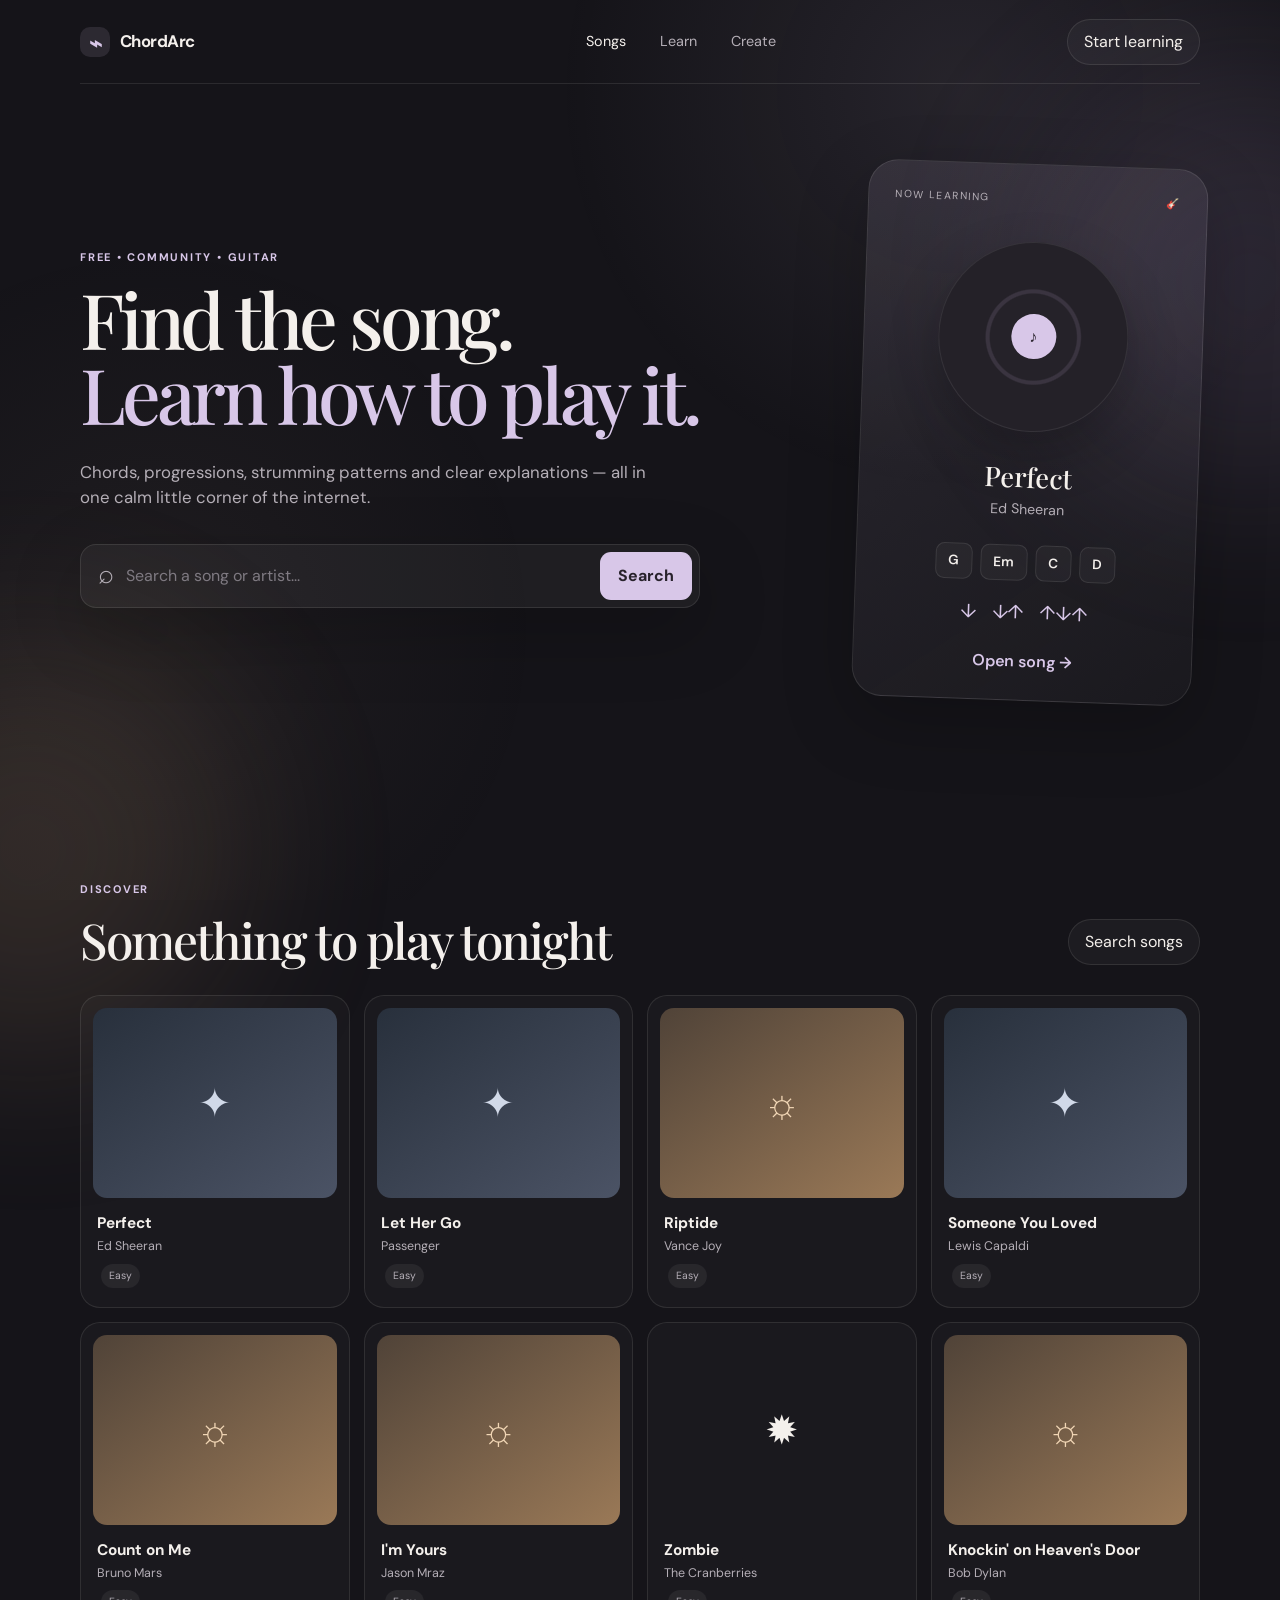
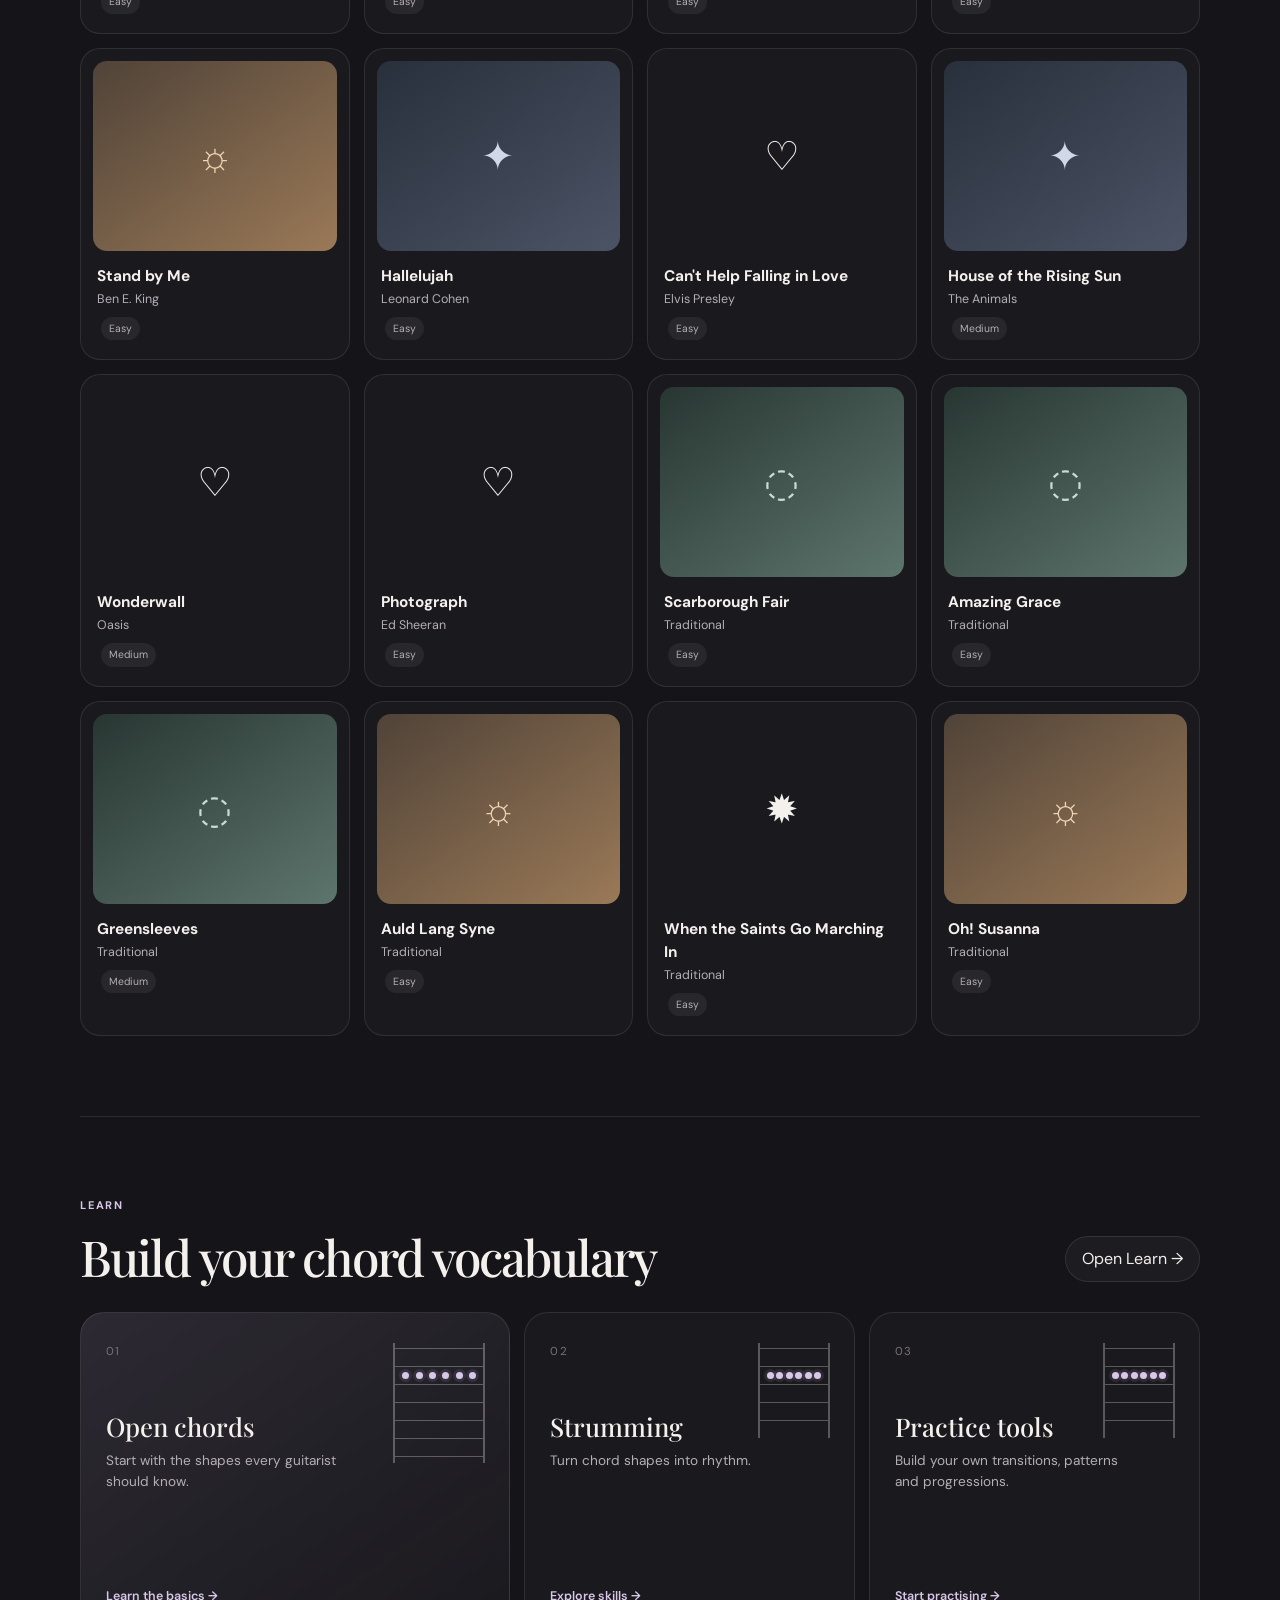
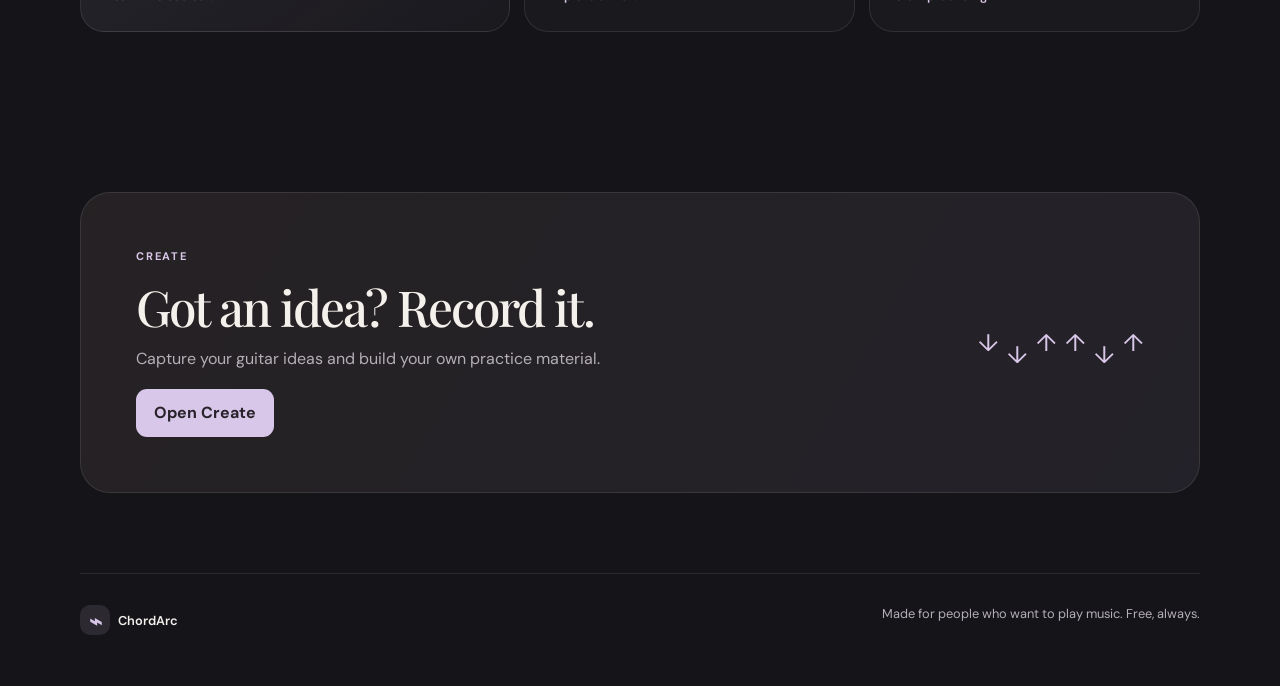
<file: index.html>
<!DOCTYPE html><html lang="en"><head><meta charset="UTF-8"><meta name="viewport" content="width=device-width,initial-scale=1"><meta name="description" content="ChordArc is a free community guitar-learning website with guitar songs, chords, finger-placement diagrams, strumming, fingerpicking and practice tools."><meta name="robots" content="index, follow"><link rel="canonical" href="https://monica984.github.io/ChordArc/"><meta property="og:type" content="website"><meta property="og:title" content="ChordArc — Learn Guitar, Your Way"><meta property="og:description" content="Free guitar songs, chords, finger-placement diagrams, strumming and practice tools."><meta property="og:url" content="https://monica984.github.io/ChordArc/"><title>ChordArc — Free Guitar Chords, Songs & Practice</title><link rel="preconnect" href="https://fonts.googleapis.com"><link rel="preconnect" href="https://fonts.gstatic.com" crossorigin><link href="https://fonts.googleapis.com/css2?family=DM+Sans:wght@400;500;600;700&family=Playfair+Display:wght@500;600&display=swap" rel="stylesheet"><link rel="stylesheet" href="styles.css"><link rel="stylesheet" href="pages.css"></head><body data-vibe="home"><div class="ambient ambient-one"></div><div class="ambient ambient-two"></div>
<header class="site-header"><a class="brand" href="index.html"><span class="brand-mark">⌁</span><span>ChordArc</span></a><nav class="main-nav"><a class="active" href="index.html">Songs</a><a href="learn.html">Learn</a><a href="create.html">Create</a></nav><a class="nav-button" href="learn.html">Start learning</a></header>
<main><section class="hero shell"><div class="hero-copy"><p class="eyebrow">FREE • COMMUNITY • GUITAR</p><h1>Find the song.<br><em>Learn how to play it.</em></h1><p class="hero-text">Chords, progressions, strumming patterns and clear explanations — all in one calm little corner of the internet.</p><form class="search-box" id="searchForm"><span class="search-icon">⌕</span><input id="songSearch" type="search" autocomplete="off" placeholder="Search a song or artist..." aria-label="Search a song or artist"><button type="submit">Search</button></form><div id="searchResults" class="search-results" aria-live="polite"></div></div><div class="hero-card"><div class="mini-card-top"><span>NOW LEARNING</span><span>🎸</span></div><div class="record-orb"><span>♪</span></div><h2>Perfect</h2><p>Ed Sheeran</p><div class="mini-progression"><span>G</span><span>Em</span><span>C</span><span>D</span></div><div class="mini-strum"><span>↓</span><span>↓↑</span><span>↑↓↑</span></div><button class="text-link" onclick="showSong('perfect')">Open song →</button></div></section>
<section class="section shell" id="songs"><div class="section-heading"><div><p class="eyebrow">DISCOVER</p><h2>Something to play tonight</h2></div><button class="quiet-button" onclick="document.getElementById('songSearch').focus()">Search songs</button></div><div class="song-grid" id="songGrid"></div></section>
<section class="section learn-section shell"><div class="section-heading"><div><p class="eyebrow">LEARN</p><h2>Build your chord vocabulary</h2></div><a class="quiet-button" href="learn.html">Open Learn →</a></div><div class="learn-grid"><article class="learn-card featured" onclick="location.href='learn.html'"><span class="card-number">01</span><div class="fake-chord large"><i></i><i></i><i></i><i></i><i></i><i></i></div><h3>Open chords</h3><p>Start with the shapes every guitarist should know.</p><span class="card-link">Learn the basics →</span></article><article class="learn-card" onclick="location.href='learn.html#skills'"><span class="card-number">02</span><div class="fake-chord"><i></i><i></i><i></i><i></i><i></i><i></i></div><h3>Strumming</h3><p>Turn chord shapes into rhythm.</p><span class="card-link">Explore skills →</span></article><article class="learn-card" onclick="location.href='learn.html#skills'"><span class="card-number">03</span><div class="fake-chord"><i></i><i></i><i></i><i></i><i></i><i></i></div><h3>Practice tools</h3><p>Build your own transitions, patterns and progressions.</p><span class="card-link">Start practising →</span></article></div></section>
<section class="practice-banner shell"><div><p class="eyebrow">CREATE</p><h2>Got an idea? Record it.</h2><p>Capture your guitar ideas and build your own practice material.</p><a class="primary-button" href="create.html" style="display:inline-block;margin-top:18px">Open Create</a></div><div class="practice-beat" aria-hidden="true"><span>↓</span><span>↓</span><span>↑</span><span>↑</span><span>↓</span><span>↑</span></div></section></main>
<footer class="site-footer shell"><div><span class="brand-mark">⌁</span> ChordArc</div><p>Made for people who want to play music. Free, always.</p></footer>
<div class="modal-backdrop" id="modal" hidden><div class="modal song-modal" role="dialog" aria-modal="true"><button class="modal-close" onclick="closeModal()">×</button><p class="eyebrow">SONG • GUITAR</p><h2 id="modalTitle"></h2><p id="modalArtist"></p><div class="modal-meta"><span>🎸 Guitar</span><span id="modalDifficulty"></span><span>Standard tuning</span></div><div class="modal-block"><h3>Chord progression</h3><p class="modal-hint">Tap any chord to see the finger placement.</p><div class="progression" id="modalProgression"></div></div><div class="modal-block"><h3>Strumming pattern</h3><div class="strumming" id="modalStrumming"></div><p id="modalNote"></p></div><div class="modal-block"><h3>Quick practice</h3><p>Click a chord, learn the shape, then come back and loop the progression slowly. Start around 60 BPM and speed up only when every note rings clearly.</p></div><button class="primary-button" onclick="closeModal()">Back to songs</button></div></div>
<div class="modal-backdrop" id="chordModal" hidden><div class="modal chord-song-modal" role="dialog" aria-modal="true"><button class="modal-close" onclick="closeChordModal()">×</button><p class="eyebrow">CHORD • LEARN</p><h2 id="songChordTitle"></h2><p id="songChordShape" class="chord-shape-text"></p><div id="songChordDiagram"></div><div class="modal-block"><h3>How to play it</h3><p id="songChordText"></p></div><div class="modal-block"><h3>Practice tip</h3><p id="songChordTip"></p></div><button class="primary-button" onclick="closeChordModal()">Back to song</button></div></div><div class="toast" id="toast"></div>
<script src="data.js"></script><script>const $=id=>document.getElementById(id);const modal=$('modal'),chordModal=$('chordModal');function diagramHTML(key,large=true){const c=CHORDS[key];if(!c)return '';const vals=c.shape.split(' ');let dots='';vals.forEach((v,i)=>{if(!/^\d+$/.test(v))return;const fret=+v;const finger=c.fingers[i];dots+=`<span class="guitar-dot" style="left:${i*20}%;top:${(fret-.5)*20}%">${finger==='barre'?'1':finger}</span>`});const marks=vals.map(v=>v==='x'?'×':v==='0'?'○':'').join(' ');return `<div class="guitar-diagram ${large?'large':''}"><div class="diagram-marks">${marks}</div><div class="diagram-board"><div class="diagram-nut"></div><div class="diagram-strings">${[1,2,3,4,5,6].map(()=>'<i></i>').join('')}</div><div class="diagram-frets">${[1,2,3,4,5].map(()=>'<i></i>').join('')}</div><div class="diagram-dots">${dots}</div></div><div class="diagram-labels"><span>E</span><span>A</span><span>D</span><span>G</span><span>B</span><span>e</span></div></div>`}function openChord(key){const c=CHORDS[key];if(!c)return;$('songChordTitle').textContent=c.name;$('songChordShape').textContent=c.shape+'  •  standard tuning';$('songChordDiagram').innerHTML=diagramHTML(key);$('songChordText').textContent=c.description+' '+fingerText(c);$('songChordTip').textContent=c.tip;chordModal.hidden=false;document.body.style.overflow='hidden'}function fingerText(c){const names=['low E','A','D','G','B','high E'];return c.fingers.map((f,i)=>f&&f!=='barre'?`Finger ${f} → ${names[i]} string, fret ${c.shape.split(' ')[i]}.`:f==='barre'?`Index finger bars the ${names[i]} string area at the fret shown.`:'').filter(Boolean).join(' ')}function closeChordModal(){chordModal.hidden=true;document.body.style.overflow=''}function showSong(id){const s=SONGS.find(x=>x.id===id);if(!s)return;document.body.dataset.vibe=s.vibe;$('modalTitle').textContent=s.title;$('modalArtist').textContent=s.artist;$('modalDifficulty').textContent=s.difficulty;$('modalProgression').innerHTML='';s.chords.forEach(ch=>{const b=document.createElement('button');b.className='chord-chip';b.textContent=ch;b.onclick=()=>openChord(ch);$('modalProgression').appendChild(b)});$('modalStrumming').innerHTML=s.strum.map(x=>`<span>${x}</span>`).join('');$('modalNote').textContent=s.note;modal.hidden=false;document.body.style.overflow='hidden'}function closeModal(){modal.hidden=true;document.body.style.overflow='';document.body.dataset.vibe='home'}function cardHTML(s){return `<article class="song-card vibe-${s.vibe}" tabindex="0" data-song="${s.id}"><div class="song-art"><span>${s.vibe==='sad'?'✦':s.vibe==='strong'?'✹':s.vibe==='warm'?'☼':s.vibe==='calm'?'◌':'♡'}</span></div><div class="song-info"><h3>${s.title}</h3><p>${s.artist}</p><span class="difficulty">${s.difficulty}</span></div></article>`}function renderSongs(list){$('songGrid').innerHTML=list.map(cardHTML).join('')||'<div class="search-result">No songs found. Try another title or artist.</div>';document.querySelectorAll('.song-card').forEach(card=>{card.onclick=()=>showSong(card.dataset.song);card.onkeydown=e=>{if(e.key==='Enter'||e.key===' ')showSong(card.dataset.song)}})}function search(q){q=q.trim().toLowerCase();if(!q){renderSongs(SONGS);$('searchResults').innerHTML='';return}const matches=SONGS.filter(s=>(s.title+' '+s.artist+' '+s.chords.join(' ')).toLowerCase().includes(q));$('searchResults').innerHTML=matches.map(s=>`<button class="search-result" data-search-song="${s.id}">${s.title} — ${s.artist}</button>`).join('')||'<div class="search-result">No match yet. Try another song or artist.</div>';document.querySelectorAll('[data-search-song]').forEach(b=>b.onclick=()=>showSong(b.dataset.searchSong));renderSongs(matches)}$('searchForm').onsubmit=e=>{e.preventDefault();search($('songSearch').value);$('songs').scrollIntoView({behavior:'smooth',block:'start'})};$('songSearch').oninput=e=>{if(e.target.value.trim().length>=2)search(e.target.value)};modal.onclick=e=>{if(e.target===modal)closeModal()};chordModal.onclick=e=>{if(e.target===chordModal)closeChordModal()};document.onkeydown=e=>{if(e.key==='Escape'){if(!chordModal.hidden)closeChordModal();else if(!modal.hidden)closeModal()}};renderSongs(SONGS);</script></body></html>
</file>
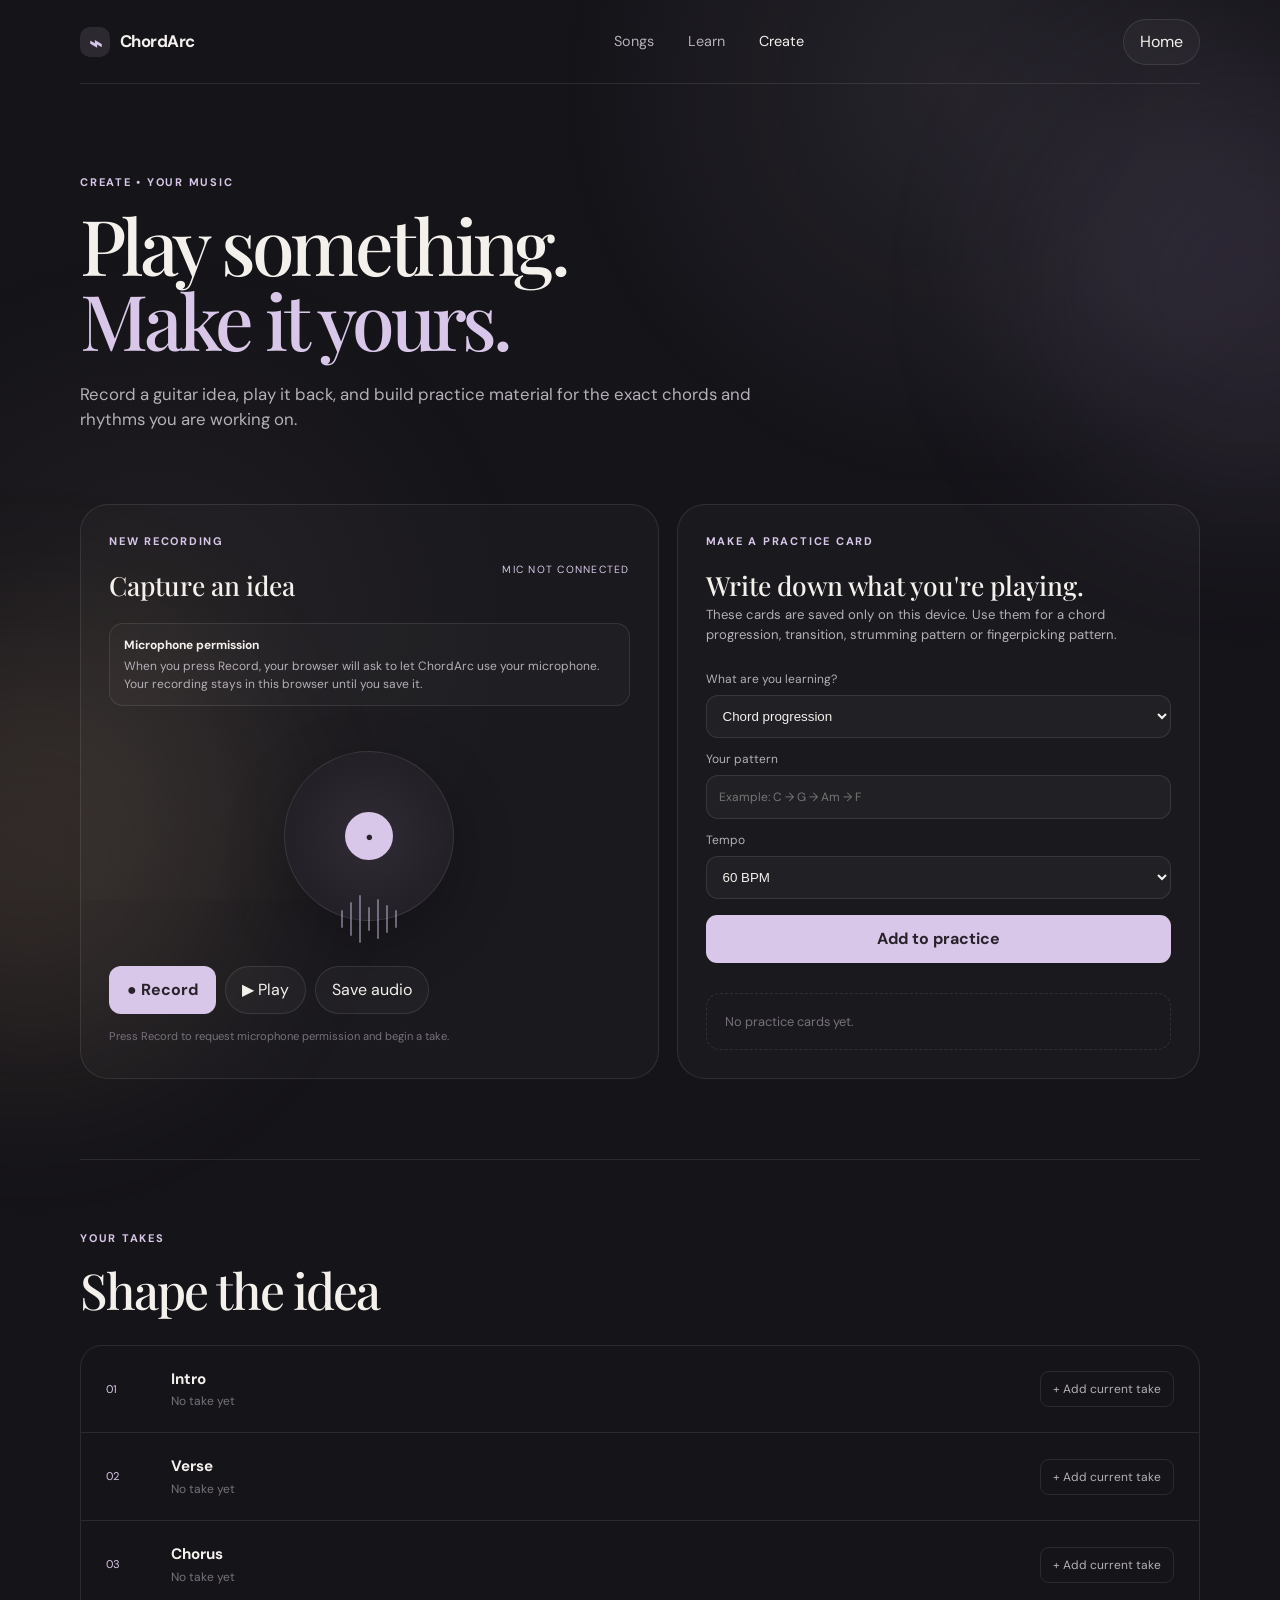
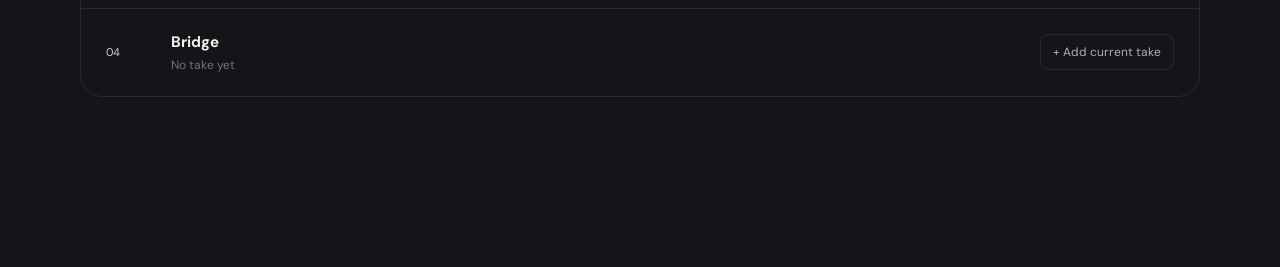
<file: create.html>
<!DOCTYPE html><html lang="en"><head><meta charset="UTF-8"><meta name="viewport" content="width=device-width,initial-scale=1"><title>Create — ChordArc</title><link rel="preconnect" href="https://fonts.googleapis.com"><link rel="preconnect" href="https://fonts.gstatic.com" crossorigin><link href="https://fonts.googleapis.com/css2?family=DM+Sans:wght@400;500;600;700&family=Playfair+Display:wght@500;600&display=swap" rel="stylesheet"><link rel="stylesheet" href="styles.css"><link rel="stylesheet" href="pages.css"></head><body><div class="ambient ambient-one"></div><div class="ambient ambient-two"></div><header class="site-header"><a class="brand" href="index.html"><span class="brand-mark">⌁</span><span>ChordArc</span></a><nav class="main-nav"><a href="index.html">Songs</a><a href="learn.html">Learn</a><a class="active" href="create.html">Create</a></nav><a class="nav-button" href="index.html">Home</a></header>
<main class="page-main shell"><section class="page-hero create-hero"><p class="eyebrow">CREATE • YOUR MUSIC</p><h1>Play something.<br><em>Make it yours.</em></h1><p class="page-intro">Record a guitar idea, play it back, and build practice material for the exact chords and rhythms you are working on.</p></section>
<section class="create-workspace"><div class="record-panel" id="recordPanel"><div class="workspace-top"><div><p class="eyebrow">NEW RECORDING</p><h2>Capture an idea</h2></div><span class="record-status" id="recordStatus">MIC NOT CONNECTED</span></div><div class="permission-note"><strong>Microphone permission</strong><span>When you press Record, your browser will ask to let ChordArc use your microphone. Your recording stays in this browser until you save it.</span></div><div class="record-visual"><div class="record-circle"><span id="recordIcon">●</span></div><div class="wave-lines" aria-hidden="true"><i></i><i></i><i></i><i></i><i></i><i></i><i></i></div></div><div class="record-controls"><button class="record-button" id="recordButton" type="button"> <span>●</span> Record</button><button class="quiet-button" id="playButton" type="button" disabled>▶ Play</button><button class="quiet-button" id="saveButton" type="button" disabled>Save audio</button></div><audio id="audioPlayer" controls hidden></audio><p class="record-note" id="recordNote">Press Record to request microphone permission and begin a take.</p></div>
<aside class="create-tools"><div class="tool-heading"><p class="eyebrow">MAKE A PRACTICE CARD</p><h2>Write down what you're playing.</h2><p>These cards are saved only on this device. Use them for a chord progression, transition, strumming pattern or fingerpicking pattern.</p></div><div class="create-form"><label>What are you learning?<select id="toolType"><option value="progression">Chord progression</option><option value="transition">Chord transition</option><option value="strum">Strumming pattern</option><option value="pick">Fingerpicking pattern</option></select></label><label>Your pattern<input id="toolValue" placeholder="Example: C → G → Am → F" autocomplete="off"></label><label>Tempo<select id="toolTempo"><option>60 BPM</option><option>70 BPM</option><option>80 BPM</option><option>90 BPM</option><option>100 BPM</option></select></label><button class="primary-button" id="addTool">Add to practice</button></div><div class="create-saved" id="createSaved"></div></aside></section>
<section class="learning-section"><div class="section-heading"><div><p class="eyebrow">YOUR TAKES</p><h2>Shape the idea</h2></div></div><div class="song-builder"><div class="builder-section"><span>01</span><div><h3>Intro</h3><p id="introStatus">No take yet</p></div><button data-section="Intro">+ Add current take</button></div><div class="builder-section"><span>02</span><div><h3>Verse</h3><p id="verseStatus">No take yet</p></div><button data-section="Verse">+ Add current take</button></div><div class="builder-section"><span>03</span><div><h3>Chorus</h3><p id="chorusStatus">No take yet</p></div><button data-section="Chorus">+ Add current take</button></div><div class="builder-section"><span>04</span><div><h3>Bridge</h3><p id="bridgeStatus">No take yet</p></div><button data-section="Bridge">+ Add current take</button></div></div></section></main><div class="toast" id="createToast"></div>
<script>
let recorder=null,chunks=[],recordingBlob=null,recordingUrl=null,stream=null;const $=id=>document.getElementById(id);
function toast(m){$('createToast').textContent=m;$('createToast').classList.add('show');clearTimeout(window.ct);window.ct=setTimeout(()=>$('createToast').classList.remove('show'),3000)}
async function startRecording(){if(!window.isSecureContext){$('recordNote').textContent='Microphone recording needs the secure HTTPS ChordArc site.';toast('Open ChordArc through GitHub Pages (HTTPS) to record.');return}if(!navigator.mediaDevices||!navigator.mediaDevices.getUserMedia||!window.MediaRecorder){toast('This browser does not support recording. Try current Chrome or Edge.');return}try{$('recordNote').textContent='Requesting microphone permission…';stream=await navigator.mediaDevices.getUserMedia({audio:{echoCancellation:true,noiseSuppression:true,autoGainControl:true}});chunks=[];let mime='';for(const t of ['audio/webm;codecs=opus','audio/webm','audio/mp4'])if(MediaRecorder.isTypeSupported(t)){mime=t;break}recorder=mime?new MediaRecorder(stream,{mimeType:mime}):new MediaRecorder(stream);recorder.ondataavailable=e=>{if(e.data.size)chunks.push(e.data)};recorder.onerror=()=>toast('The recorder encountered an error. Please try another take.');recorder.onstop=finishRecording;recorder.start(200);$('recordButton').innerHTML='<span>■</span> Stop recording';$('recordStatus').textContent='RECORDING';$('recordIcon').textContent='■';$('recordPanel').classList.add('recording');$('recordNote').textContent='Recording… press Stop when you are done.'}catch(e){if(stream){stream.getTracks().forEach(t=>t.stop());stream=null}$('recordStatus').textContent='MIC NOT CONNECTED';$('recordNote').textContent=e.name==='NotAllowedError'?'Microphone permission was denied. Allow Microphone for this site in the browser address-bar settings, then try again.':'Could not access the microphone: '+e.message;toast(e.name==='NotAllowedError'?'Microphone permission denied.':'Microphone could not be accessed.')}}
function stopRecording(){if(recorder&&recorder.state==='recording')recorder.stop();$('recordButton').disabled=true;$('recordNote').textContent='Finishing your take…'}
function finishRecording(){recordingBlob=new Blob(chunks,{type:recorder.mimeType||'audio/webm'});if(recordingUrl)URL.revokeObjectURL(recordingUrl);recordingUrl=URL.createObjectURL(recordingBlob);$('audioPlayer').src=recordingUrl;$('audioPlayer').hidden=false;$('playButton').disabled=false;$('saveButton').disabled=false;$('recordButton').disabled=false;$('recordButton').innerHTML='<span>●</span> Record again';$('recordStatus').textContent='TAKE READY';$('recordIcon').textContent='●';$('recordPanel').classList.remove('recording');$('recordNote').textContent='Take ready. Play it back or save the audio file.';if(stream){stream.getTracks().forEach(t=>t.stop());stream=null}}
$('recordButton').onclick=()=>recorder&&recorder.state==='recording'?stopRecording():startRecording();$('playButton').onclick=()=>recordingUrl&&$('audioPlayer').play();$('saveButton').onclick=()=>{if(!recordingUrl)return;const a=document.createElement('a');a.href=recordingUrl;a.download='chordarc-guitar-take.webm';a.click()};
const labels={progression:'CHORD PROGRESSION',transition:'CHORD TRANSITION',strum:'STRUMMING',pick:'FINGERPICKING'};function loadCards(){const list=JSON.parse(localStorage.getItem('chordarcPractice')||'[]');$('createSaved').innerHTML=list.length?'<p class="eyebrow">SAVED PRACTICE</p>'+list.map((x,i)=>`<article class="practice-card"><div><span>${labels[x.type]}</span><strong>${esc(x.value)}</strong><small>${x.tempo}</small></div><button onclick="removeCard(${i})">×</button></article>`).join(''):'<div class="empty-practice">No practice cards yet.</div>'}function esc(s){const d=document.createElement('div');d.textContent=s;return d.innerHTML}function removeCard(i){const a=JSON.parse(localStorage.getItem('chordarcPractice')||'[]');a.splice(i,1);localStorage.setItem('chordarcPractice',JSON.stringify(a));loadCards()}$('addTool').onclick=()=>{const value=$('toolValue').value.trim();if(!value){toast('Write a pattern first.');return}const a=JSON.parse(localStorage.getItem('chordarcPractice')||'[]');a.unshift({type:$('toolType').value,value,tempo:$('toolTempo').value,created:Date.now()});localStorage.setItem('chordarcPractice',JSON.stringify(a.slice(0,30)));$('toolValue').value='';loadCards();toast('Practice card added.')};document.querySelectorAll('[data-section]').forEach(b=>b.onclick=()=>{if(!recordingUrl){toast('Record a take first.');return}const s=b.dataset.section;$(`${s.toLowerCase()}Status`).textContent='Current take added • ready to play';toast(`Take added to ${s}.`)});loadCards();
</script></body></html>
</file>
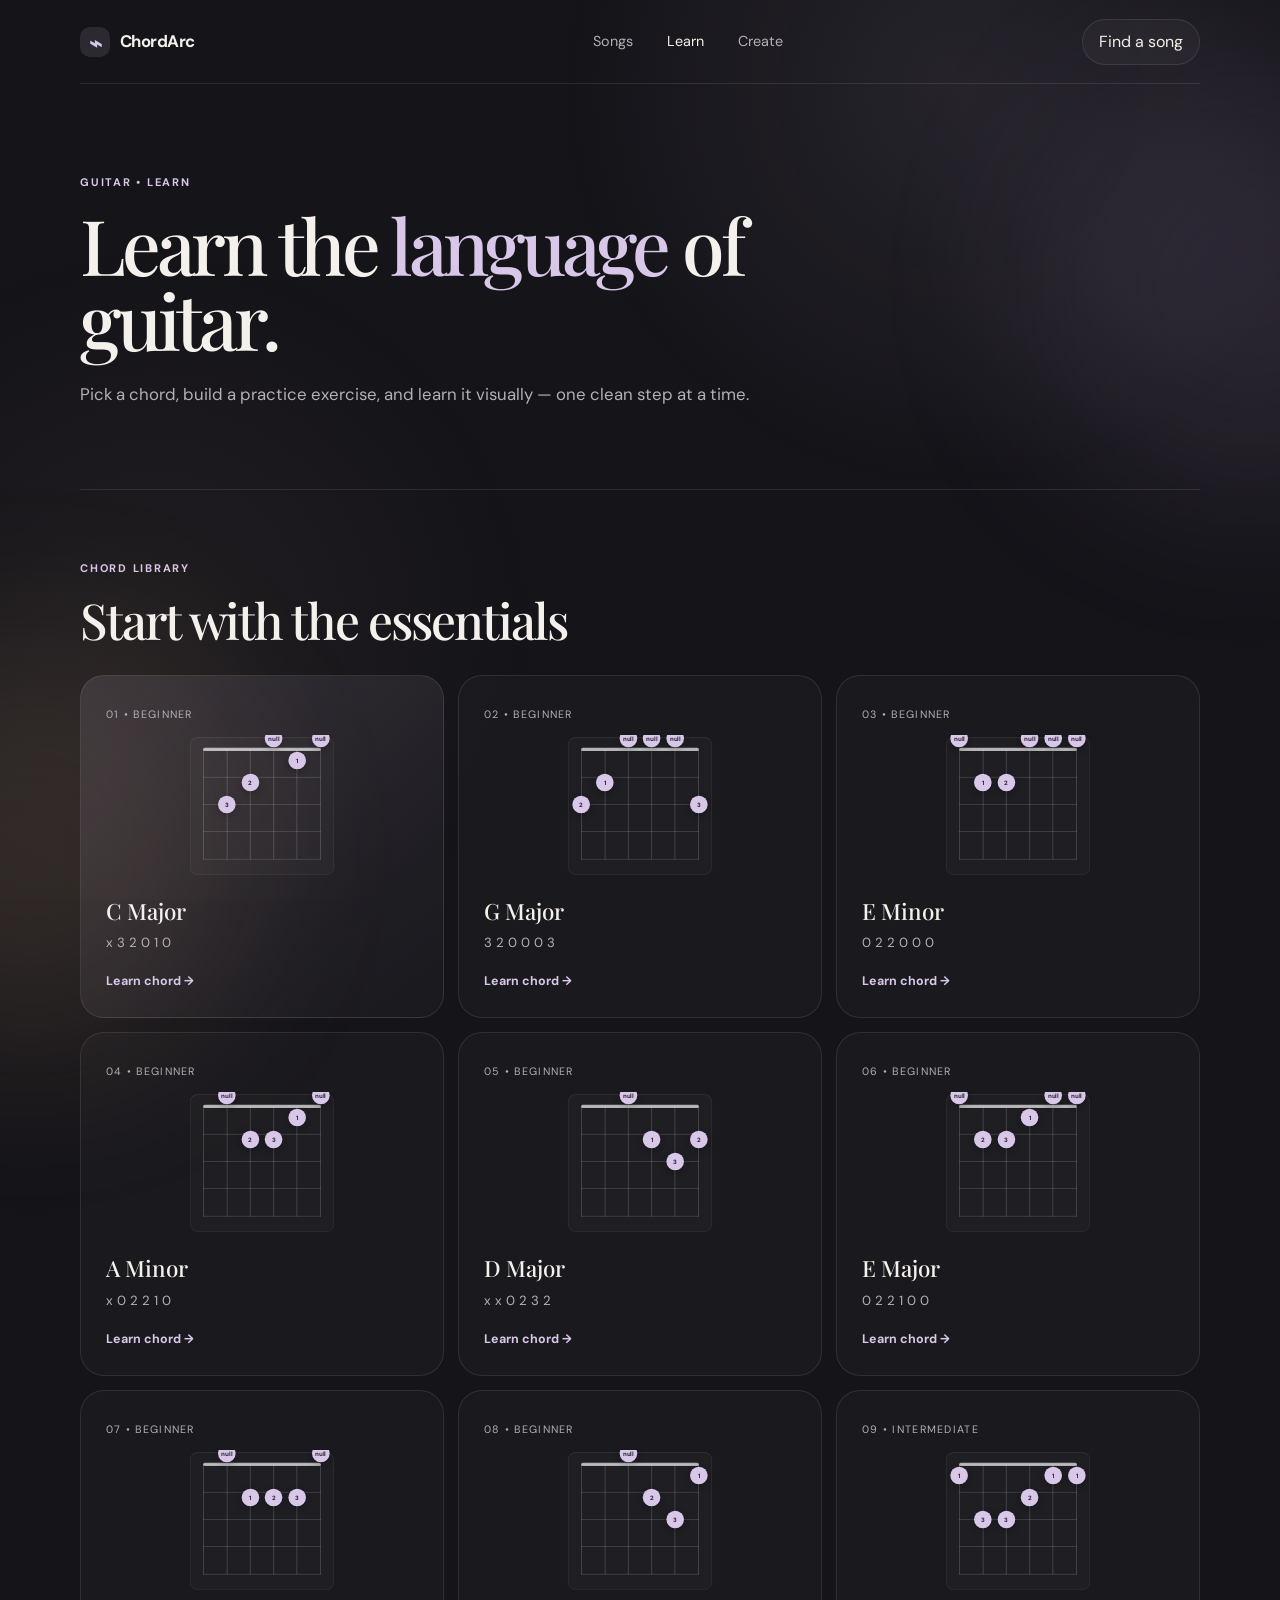
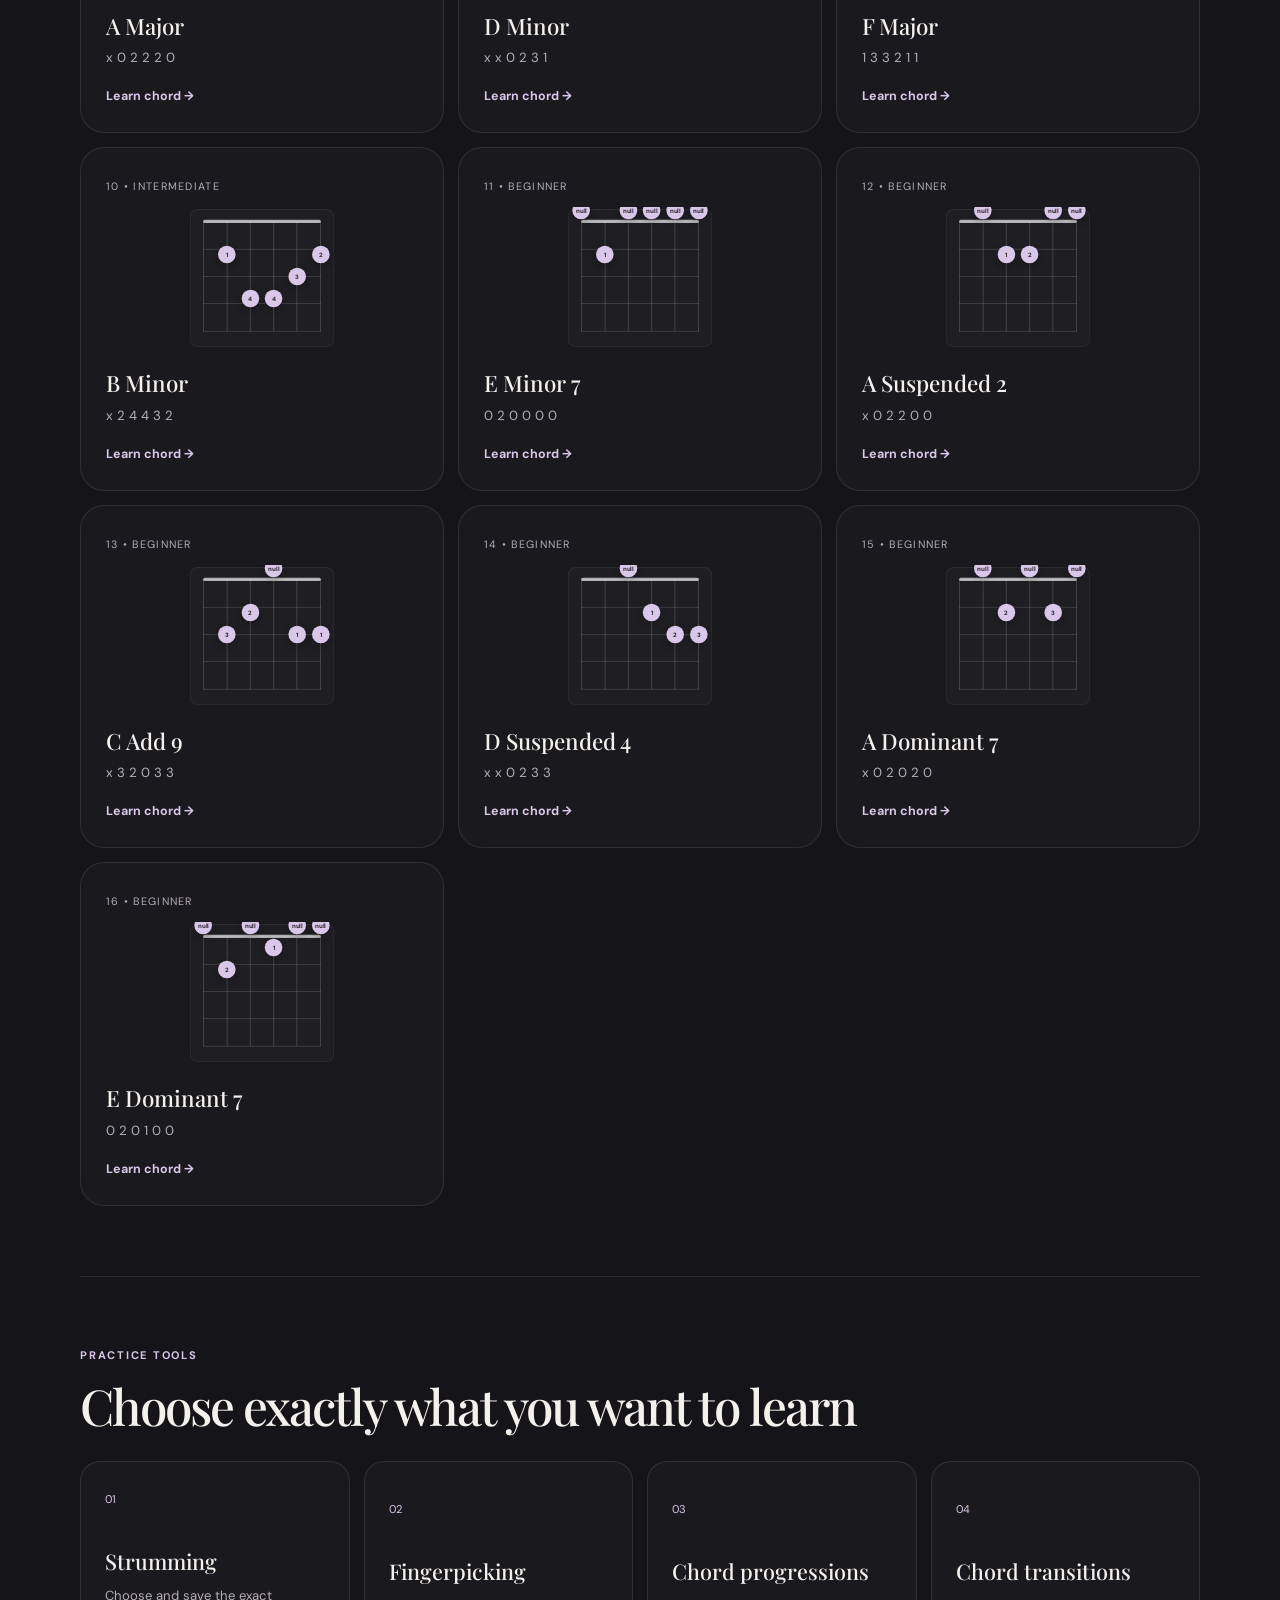
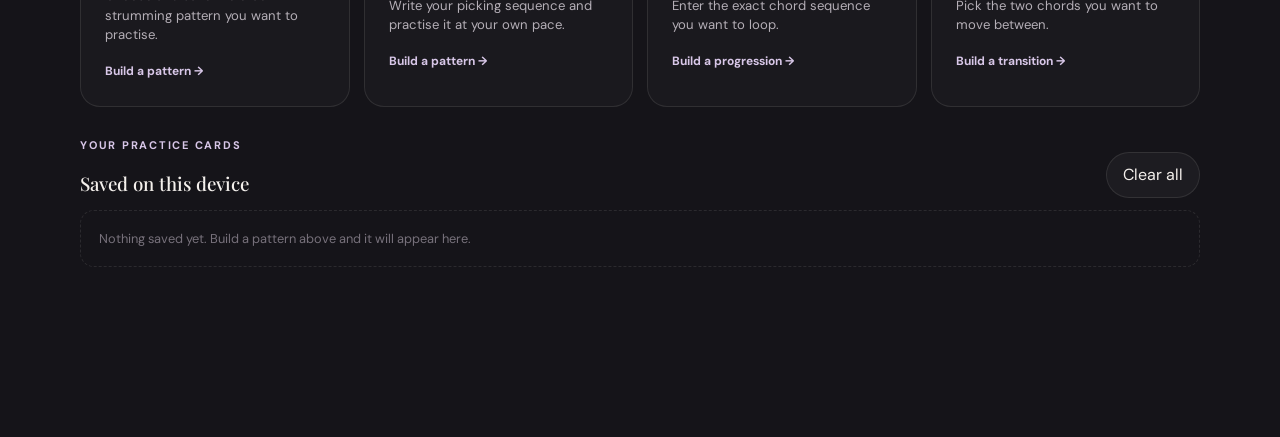
<file: learn.html>
<!DOCTYPE html><html lang="en"><head><meta charset="UTF-8"><meta name="viewport" content="width=device-width,initial-scale=1"><title>Learn Guitar — ChordArc</title><link rel="preconnect" href="https://fonts.googleapis.com"><link rel="preconnect" href="https://fonts.gstatic.com" crossorigin><link href="https://fonts.googleapis.com/css2?family=DM+Sans:wght@400;500;600;700&family=Playfair+Display:wght@500;600&display=swap" rel="stylesheet"><link rel="stylesheet" href="styles.css"><link rel="stylesheet" href="pages.css"><style>
.practice-card.practice-clickable{cursor:pointer}.practice-card.practice-clickable:hover{transform:translateY(-2px)}.practice-card.practice-clickable>button{position:relative;z-index:2}.practice-modal-body{display:flex;flex-direction:column;gap:20px}.practice-stage{border:1px solid rgba(255,255,255,.12);border-radius:22px;padding:24px;background:rgba(255,255,255,.035)}.practice-display{min-height:88px;display:flex;align-items:center;justify-content:center;gap:10px;flex-wrap:wrap}.practice-token{padding:12px 16px;border-radius:12px;background:rgba(255,255,255,.07);font-weight:700;font-size:20px;transition:.15s}.practice-token.active{background:#d9c5f3;color:#201d26;transform:translateY(-3px);box-shadow:0 8px 24px rgba(0,0,0,.18)}.practice-empty{opacity:.65;text-align:center}.practice-controls{display:flex;align-items:center;gap:12px;flex-wrap:wrap}.practice-controls button,.practice-controls select{border:1px solid rgba(255,255,255,.12);border-radius:12px;padding:11px 15px;background:rgba(255,255,255,.06);color:inherit;font:inherit;cursor:pointer}.practice-controls label{display:flex;align-items:center;gap:8px}.practice-status{font-size:14px;opacity:.72}.practice-chord-link{border:0;background:transparent;color:inherit;font:inherit;font-weight:700;cursor:pointer;padding:8px 10px;border-radius:10px}.practice-chord-link:hover{background:rgba(255,255,255,.08)}
</style></head><body><div class="ambient ambient-one"></div><div class="ambient ambient-two"></div><header class="site-header"><a class="brand" href="index.html"><span class="brand-mark">⌁</span><span>ChordArc</span></a><nav class="main-nav"><a href="index.html">Songs</a><a class="active" href="learn.html">Learn</a><a href="create.html">Create</a></nav><a class="nav-button" href="index.html#songs">Find a song</a></header>
<main class="page-main shell"><section class="page-hero"><p class="eyebrow">GUITAR • LEARN</p><h1>Learn the <em>language</em> of guitar.</h1><p class="page-intro">Pick a chord, build a practice exercise, and learn it visually — one clean step at a time.</p></section>
<section class="learning-section"><div class="section-heading"><div><p class="eyebrow">CHORD LIBRARY</p><h2>Start with the essentials</h2></div></div><div class="lesson-grid" id="chordGrid"></div></section>
<section class="learning-section" id="skills"><div class="section-heading"><div><p class="eyebrow">PRACTICE TOOLS</p><h2>Choose exactly what you want to learn</h2></div></div><div class="skill-grid"><button class="skill-card" onclick="openTopic('strum')"><span>01</span><h3>Strumming</h3><p>Choose and save the exact strumming pattern you want to practise.</p><b>Build a pattern →</b></button><button class="skill-card" onclick="openTopic('pick')"><span>02</span><h3>Fingerpicking</h3><p>Write your picking sequence and practise it at your own pace.</p><b>Build a pattern →</b></button><button class="skill-card" onclick="openTopic('progression')"><span>03</span><h3>Chord progressions</h3><p>Enter the exact chord sequence you want to loop.</p><b>Build a progression →</b></button><button class="skill-card" onclick="openTopic('transition')"><span>04</span><h3>Chord transitions</h3><p>Pick the two chords you want to move between.</p><b>Build a transition →</b></button></div><div class="practice-builder" id="practiceBuilder" hidden></div><div class="saved-practice" id="savedPractice"><div class="saved-head"><div><p class="eyebrow">YOUR PRACTICE CARDS</p><h3>Saved on this device</h3></div><button class="quiet-button" onclick="clearPractice()">Clear all</button></div><div id="savedList" class="saved-list"></div></div></section>
</main>
<div class="modal-backdrop" id="lessonModal" hidden><div class="modal" id="lessonBox"><button class="modal-close" onclick="closeLesson()">×</button><p class="eyebrow" id="lessonEyebrow">CHORD LESSON</p><h2 id="lessonTitle"></h2><p id="lessonShape" class="chord-shape-text"></p><div id="diagramWrap"></div><div class="modal-block"><h3>How to play it</h3><p id="lessonText"></p></div><div class="modal-block"><h3>Try this</h3><p id="lessonPractice"></p></div><button class="primary-button" onclick="closeLesson()">Got it — let's play</button></div></div>
<div class="modal-backdrop" id="practiceModal" hidden><div class="modal" id="practiceBox"><button class="modal-close" onclick="closePractice()">×</button><p class="eyebrow" id="practiceEyebrow">PRACTICE</p><h2 id="practiceTitle">Practice</h2><div class="practice-modal-body"><div class="practice-stage"><div id="practiceDisplay" class="practice-display"></div></div><div class="practice-controls"><button class="primary-button" id="practicePlayButton" onclick="togglePractice()">▶ Start</button><button onclick="resetPractice()">↺ Reset</button><label>BPM <select id="practiceBpm" onchange="changePracticeBpm()"><option value="60">60</option><option value="70">70</option><option value="80">80</option><option value="90">90</option><option value="100">100</option></select></label><button id="metronomeButton" onclick="toggleMetronome()">🔔 Metronome: Off</button></div><p id="practiceStatus" class="practice-status"></p></div></div></div>
<script src="data.js"></script><script>
const grid=document.getElementById('chordGrid');const lessonModal=document.getElementById('lessonModal');const practiceModal=document.getElementById('practiceModal');
function diagramHTML(key){const c=CHORDS[key];const vals=c.shape.split(' ');let dots='';vals.forEach((v,i)=>{if(!/^\d+$/.test(v))return;const fret=+v;const finger=c.fingers[i];dots+=`<span class="guitar-dot" style="left:${i*20}%;top:${(fret-.5)*20}%">${finger==='barre'?'1':finger}</span>`});return `<div class="guitar-diagram large"><div class="diagram-marks">${vals.map(v=>v==='x'?'×':v==='0'?'○':'').join(' ')}</div><div class="diagram-board"><div class="diagram-nut"></div><div class="diagram-strings">${[1,2,3,4,5,6].map(()=>'<i></i>').join('')}</div><div class="diagram-frets">${[1,2,3,4,5].map(()=>'<i></i>').join('')}</div><div class="diagram-dots">${dots}</div></div><div class="diagram-labels"><span>E</span><span>A</span><span>D</span><span>G</span><span>B</span><span>e</span></div></div>`}
Object.entries(CHORDS).forEach(([key,c],i)=>{const b=document.createElement('button');b.className='lesson-card'+(i===0?' lesson-featured':'');b.innerHTML=`<span class="lesson-tag">${String(i+1).padStart(2,'0')} • ${c.difficulty.toUpperCase()}</span><div class="mini-real-diagram">${diagramHTML(key)}</div><h3>${c.name}</h3><p>${c.shape}</p><b>Learn chord →</b>`;b.onclick=()=>openChord(key);grid.appendChild(b)});
function fingerText(c){const names=['low E','A','D','G','B','high E'];return c.fingers.map((f,i)=>f&&f!=='barre'?`Finger ${f} → ${names[i]}, fret ${c.shape.split(' ')[i]}.`:f==='barre'?`Index finger bars the strings at the fret shown.`:'').filter(Boolean).join(' ')}
function openChord(key){const c=CHORDS[key];document.getElementById('lessonEyebrow').textContent='CHORD LESSON';document.getElementById('lessonTitle').textContent=c.name;document.getElementById('lessonShape').textContent=c.shape+'  •  standard tuning';document.getElementById('diagramWrap').innerHTML=diagramHTML(key);document.getElementById('lessonText').textContent=c.description+' '+fingerText(c);document.getElementById('lessonPractice').textContent=c.tip+' Play each string one at a time, then strum slowly.';lessonModal.hidden=false;document.body.style.overflow='hidden'}
const topics={strum:{title:'Build a strumming pattern',label:'STRUMMING',placeholder:'Example: D D U U D U',hint:'Use D for down, U for up and — for a rest.'},pick:{title:'Build a fingerpicking pattern',label:'FINGERPICKING',placeholder:'Example: P I M A M I',hint:'Use P for thumb, I for index, M for middle and A for ring.'},progression:{title:'Build a chord progression',label:'CHORD PROGRESSION',placeholder:'Example: C G Am F',hint:'Separate chords with spaces, arrows or commas.'},transition:{title:'Build a chord transition',label:'CHORD TRANSITION',placeholder:'Example: C → G',hint:'Enter the two chords you want to practise.'}};
function openTopic(type){const t=topics[type],box=document.getElementById('practiceBuilder');box.hidden=false;box.innerHTML=`<div class="builder-title"><p class="eyebrow">${t.label}</p><h3>${t.title}</h3><p>${t.hint}</p></div><div class="custom-practice-form"><input id="practiceInput" placeholder="${t.placeholder}" autocomplete="off"><select id="practiceTempo"><option>60 BPM</option><option>70 BPM</option><option>80 BPM</option><option>90 BPM</option><option>100 BPM</option></select><button class="primary-button" onclick="savePractice('${type}')">Add to my practice</button></div>`;box.scrollIntoView({behavior:'smooth',block:'center'});document.getElementById('practiceInput').focus()}
function savePractice(type){const input=document.getElementById('practiceInput').value.trim();if(!input)return;const item={type,value:input,tempo:document.getElementById('practiceTempo').value,created:Date.now()};const list=JSON.parse(localStorage.getItem('chordarcPractice')||'[]');list.unshift(item);localStorage.setItem('chordarcPractice',JSON.stringify(list.slice(0,30)));document.getElementById('practiceInput').value='';renderPractice();showToast('Added to your practice cards.')}
function renderPractice(){const list=JSON.parse(localStorage.getItem('chordarcPractice')||'[]'),el=document.getElementById('savedList');if(!list.length){el.innerHTML='<div class="empty-practice">Nothing saved yet. Build a pattern above and it will appear here.</div>';return}el.innerHTML=list.map((x,i)=>`<article class="practice-card practice-clickable" onclick="openPractice(${i})"><div><span>${topics[x.type].label}</span><strong>${escapeHTML(x.value)}</strong><small>${x.tempo}</small></div><button aria-label="Delete practice card" onclick="event.stopPropagation();removePractice(${i})">×</button></article>`).join('')}
function removePractice(i){const list=JSON.parse(localStorage.getItem('chordarcPractice')||'[]');list.splice(i,1);localStorage.setItem('chordarcPractice',JSON.stringify(list));renderPractice()};function clearPractice(){localStorage.removeItem('chordarcPractice');renderPractice()};function escapeHTML(s){const d=document.createElement('div');d.textContent=s;return d.innerHTML};function showToast(m){let t=document.getElementById('learnToast');if(!t){t=document.createElement('div');t.id='learnToast';t.className='toast';document.body.appendChild(t)}t.textContent=m;t.classList.add('show');clearTimeout(window.lt);window.lt=setTimeout(()=>t.classList.remove('show'),2200)}
let practiceState={tokens:[],index:0,running:false,timer:null,bpm:60,type:'',metronome:false,audio:null};
function tokenizePractice(item){let raw=item.value.trim();if(item.type==='transition')raw=raw.replace(/→|->/g,' ');if(item.type==='progression')raw=raw.replace(/[→,|/]+/g,' ');if(item.type==='strum')return raw.split(/\s+/).filter(Boolean);if(item.type==='pick')return raw.replace(/[-,|]+/g,' ').split(/\s+/).filter(Boolean);return raw.split(/\s+/).filter(Boolean)}
function chordKey(token){const clean=token.trim().replace(/[()\[\]]/g,'');const keys=Object.keys(CHORDS);return keys.find(k=>CHORDS[k].name.toLowerCase()===clean.toLowerCase())||keys.find(k=>k.toLowerCase()===clean.toLowerCase())||null}
function openPractice(i){const list=JSON.parse(localStorage.getItem('chordarcPractice')||'[]');const item=list[i];if(!item)return;practiceState={tokens:tokenizePractice(item),index:0,running:false,timer:null,bpm:Number(item.tempo)||60,type:item.type,metronome:false,audio:null};document.getElementById('practiceEyebrow').textContent=topics[item.type].label;document.getElementById('practiceTitle').textContent=item.value;document.getElementById('practiceBpm').value=practiceState.bpm;document.getElementById('metronomeButton').textContent='🔔 Metronome: Off';renderPracticeDisplay();updatePracticeStatus();practiceModal.hidden=false;document.body.style.overflow='hidden'}
function renderPracticeDisplay(){const el=document.getElementById('practiceDisplay');if(!practiceState.tokens.length){el.innerHTML='<div class="practice-empty">Nothing to practise in this card.</div>';return}el.innerHTML=practiceState.tokens.map((token,i)=>{const key=(practiceState.type==='progression'||practiceState.type==='transition')?chordKey(token):null;return key?`<button class="practice-token practice-chord-link ${i===practiceState.index?'active':''}" onclick="openChord('${key}')">${escapeHTML(token)}</button>`:`<span class="practice-token ${i===practiceState.index?'active':''}">${escapeHTML(token)}</span>`}).join('')}
function updatePracticeStatus(){const total=practiceState.tokens.length;document.getElementById('practiceStatus').textContent=practiceState.running?`Beat ${practiceState.index+1} of ${total} • ${practiceState.bpm} BPM`:`${total} step${total===1?'':'s'} • ${practiceState.bpm} BPM • Click Start to practise`}
function togglePractice(){if(!practiceState.tokens.length)return;if(practiceState.running)stopPractice();else startPractice()}
function startPractice(){if(practiceState.running)return;practiceState.running=true;document.getElementById('practicePlayButton').textContent='⏸ Pause';schedulePractice();updatePracticeStatus()}
function stopPractice(){practiceState.running=false;clearTimeout(practiceState.timer);practiceState.timer=null;document.getElementById('practicePlayButton').textContent='▶ Start';updatePracticeStatus()}
function schedulePractice(){if(!practiceState.running)return;renderPracticeDisplay();if(practiceState.metronome)playClick();practiceState.timer=setTimeout(()=>{practiceState.index=(practiceState.index+1)%practiceState.tokens.length;schedulePractice();},60000/practiceState.bpm);updatePracticeStatus()}
function resetPractice(){stopPractice();practiceState.index=0;renderPracticeDisplay();updatePracticeStatus()}
function changePracticeBpm(){practiceState.bpm=Number(document.getElementById('practiceBpm').value);if(practiceState.running){clearTimeout(practiceState.timer);schedulePractice()}else updatePracticeStatus()}
function toggleMetronome(){practiceState.metronome=!practiceState.metronome;document.getElementById('metronomeButton').textContent=`🔔 Metronome: ${practiceState.metronome?'On':'Off'}`;if(practiceState.metronome&&practiceState.running)playClick()}
function playClick(){try{const C=window.AudioContext||window.webkitAudioContext;if(!C)return;if(!practiceState.audio)practiceState.audio=new C();const ctx=practiceState.audio,o=ctx.createOscillator(),g=ctx.createGain();o.frequency.value=900;g.gain.setValueAtTime(.045,ctx.currentTime);g.gain.exponentialRampToValueAtTime(.001,ctx.currentTime+.06);o.connect(g);g.connect(ctx.destination);o.start();o.stop(ctx.currentTime+.06)}catch(e){}}
function closePractice(){stopPractice();practiceModal.hidden=true;document.body.style.overflow=''}
function closeLesson(){lessonModal.hidden=true;document.body.style.overflow=''}lessonModal.onclick=e=>{if(e.target===lessonModal)closeLesson()};practiceModal.onclick=e=>{if(e.target===practiceModal)closePractice()};document.onkeydown=e=>{if(e.key==='Escape'){if(!practiceModal.hidden)closePractice();else closeLesson()}};renderPractice();
</script></body></html>
</file>
<file: styles.css>
:root {
  --bg: #151419;
  --surface: rgba(31, 29, 36, 0.78);
  --surface-strong: #24212a;
  --text: #f4f0ec;
  --muted: #b5afb7;
  --line: rgba(244, 240, 236, 0.1);
  --accent: #d8c7e8;
  --accent-strong: #c8afdF;
  --warm: #e9c9a7;
  --radius: 24px;
  --shadow: 0 24px 70px rgba(0, 0, 0, 0.22);
}

* { box-sizing: border-box; }
html { scroll-behavior: smooth; }
body {
  margin: 0;
  color: var(--text);
  background: var(--bg);
  font-family: "DM Sans", sans-serif;
  line-height: 1.5;
  overflow-x: hidden;
  transition: background 700ms ease;
}
body::before {
  content: "";
  position: fixed;
  inset: 0;
  pointer-events: none;
  background: radial-gradient(circle at 75% 10%, rgba(216,199,232,.09), transparent 32%), radial-gradient(circle at 12% 70%, rgba(233,201,167,.05), transparent 30%);
  z-index: -2;
}
body[data-vibe="sad"] { --accent: #b9c8df; --accent-strong: #9fb2d1; }
body[data-vibe="warm"] { --accent: #efd0a9; --accent-strong: #e1b988; }
body[data-vibe="calm"] { --accent: #b8d2c4; --accent-strong: #9fbeae; }
body[data-vibe="romantic"] { --accent: #dfb9c8; --accent-strong: #d19eb3; }

button, input { font: inherit; }
button { cursor: pointer; }
a { color: inherit; text-decoration: none; }
.shell { width: min(1120px, calc(100% - 40px)); margin-inline: auto; }

.ambient { position: fixed; width: 420px; height: 420px; border-radius: 50%; filter: blur(90px); opacity: .14; pointer-events: none; z-index: -1; }
.ambient-one { background: #aa91c3; top: 8%; right: -180px; }
.ambient-two { background: #d2a87d; bottom: -160px; left: -180px; }

.site-header { width: min(1120px, calc(100% - 40px)); margin: 0 auto; height: 84px; display: flex; align-items: center; justify-content: space-between; border-bottom: 1px solid var(--line); }
.brand { display: flex; align-items: center; gap: 10px; font-weight: 700; letter-spacing: -.03em; font-size: 1.05rem; }
.brand-mark { display: inline-grid; place-items: center; width: 30px; height: 30px; border-radius: 10px; background: rgba(216,199,232,.12); color: var(--accent); font-size: 1.4rem; }
.main-nav { display: flex; gap: 34px; margin-left: 100px; }
.main-nav a { color: var(--muted); font-size: .9rem; transition: color .2s; }
.main-nav a:hover, .main-nav a.active { color: var(--text); }
.nav-button, .quiet-button { border: 1px solid var(--line); background: rgba(255,255,255,.035); color: var(--text); border-radius: 999px; padding: 10px 16px; }
.nav-button:hover, .quiet-button:hover { background: rgba(255,255,255,.07); }

.hero { min-height: 620px; display: grid; grid-template-columns: 1.2fr .8fr; gap: 80px; align-items: center; padding-block: 80px 100px; }
.eyebrow { margin: 0 0 16px; color: var(--accent); font-size: .69rem; font-weight: 700; letter-spacing: .16em; }
h1, h2, h3, p { margin-top: 0; }
h1 { font-family: "Playfair Display", serif; font-size: clamp(3.3rem, 6vw, 5.8rem); line-height: .98; letter-spacing: -.055em; font-weight: 500; margin-bottom: 28px; }
h1 em { color: var(--accent); font-style: normal; }
.hero-text { max-width: 570px; color: var(--muted); font-size: 1.05rem; margin-bottom: 34px; }
.search-box { display: flex; align-items: center; gap: 10px; width: min(620px, 100%); padding: 7px; border: 1px solid var(--line); background: rgba(255,255,255,.045); border-radius: 16px; box-shadow: var(--shadow); }
.search-icon { color: var(--muted); font-size: 1.7rem; padding-left: 10px; transform: translateY(-2px); }
.search-box input { flex: 1; min-width: 0; border: 0; outline: 0; background: transparent; color: var(--text); padding: 12px 2px; }
.search-box input::placeholder { color: #7f7a82; }
.search-box button, .primary-button { border: 0; background: var(--accent); color: #28222b; font-weight: 700; border-radius: 11px; padding: 12px 18px; }
.search-results { margin-top: 8px; color: var(--muted); font-size: .9rem; }
.search-result { padding: 11px 14px; background: var(--surface); border: 1px solid var(--line); border-radius: 12px; margin-top: 6px; cursor: pointer; }
.search-result:hover { border-color: rgba(216,199,232,.3); }

.hero-card { width: min(340px, 100%); justify-self: end; padding: 26px; border: 1px solid var(--line); background: linear-gradient(145deg, rgba(216,199,232,.11), rgba(255,255,255,.025)); border-radius: 30px; box-shadow: var(--shadow); transform: rotate(2deg); }
.mini-card-top { display: flex; justify-content: space-between; color: var(--muted); font-size: .65rem; letter-spacing: .14em; }
.record-orb { width: 190px; height: 190px; margin: 35px auto 25px; border-radius: 50%; display: grid; place-items: center; background: radial-gradient(circle, #27242c 0 10%, #3b3642 11% 13%, #252229 14% 32%, #3a3440 33% 35%, #242128 36%); box-shadow: inset 0 0 0 1px rgba(255,255,255,.08), 0 20px 50px rgba(0,0,0,.25); }
.record-orb span { width: 45px; height: 45px; display: grid; place-items: center; border-radius: 50%; background: var(--accent); color: #28222b; }
.hero-card h2 { text-align: center; margin-bottom: 2px; font-family: "Playfair Display", serif; font-weight: 500; font-size: 1.7rem; }
.hero-card p { text-align: center; color: var(--muted); font-size: .88rem; }
.mini-progression { display: flex; justify-content: center; gap: 8px; margin: 24px 0 18px; }
.mini-progression span { padding: 7px 12px; border: 1px solid var(--line); border-radius: 9px; background: rgba(255,255,255,.035); font-weight: 600; font-size: .85rem; }
.mini-strum { display: flex; justify-content: center; gap: 16px; color: var(--accent); font-size: 1.2rem; }
.text-link, .card-link { background: none; border: 0; color: var(--accent); font-weight: 600; padding: 0; }
.text-link { display: block; margin: 22px auto 0; }

.section { padding-block: 80px; }
.section-heading { display: flex; align-items: end; justify-content: space-between; gap: 20px; margin-bottom: 30px; }
.section-heading h2, .practice-banner h2 { font-family: "Playfair Display", serif; font-size: clamp(2rem, 4vw, 3.1rem); line-height: 1.05; letter-spacing: -.04em; font-weight: 500; margin: 0; }
.song-grid { display: grid; grid-template-columns: repeat(4, 1fr); gap: 14px; }
.song-card { min-width: 0; padding: 12px; border: 1px solid var(--line); background: rgba(255,255,255,.025); border-radius: 20px; transition: transform .25s, border-color .25s, background .25s; cursor: pointer; }
.song-card:hover { transform: translateY(-5px); border-color: rgba(255,255,255,.18); background: rgba(255,255,255,.045); }
.song-art { height: 190px; border-radius: 14px; display: grid; place-items: center; font-size: 2.5rem; margin-bottom: 14px; }
.vibe-sad .song-art { background: linear-gradient(145deg, #28303c, #4b5365); color: #d1d9e8; }
.vibe-warm .song-art { background: linear-gradient(145deg, #504338, #9a7957); color: #f1d6b5; }
.vibe-calm .song-art { background: linear-gradient(145deg, #283632, #5d756c); color: #c8ddd3; }
.vibe-romantic .song-art { background: linear-gradient(145deg, #49343e, #805d6a); color: #e7c8d3; }
.song-info { padding: 0 4px 5px; }
.song-info h3 { font-size: .96rem; margin-bottom: 2px; }
.song-info p { color: var(--muted); font-size: .78rem; margin: 0; }
.difficulty { display: inline-block; margin: 8px 4px 2px; padding: 4px 8px; border-radius: 999px; background: rgba(255,255,255,.06); color: var(--muted); font-size: .65rem; }

.learn-section { border-top: 1px solid var(--line); }
.learn-grid { display: grid; grid-template-columns: 1.3fr 1fr 1fr; gap: 14px; }
.learn-card { position: relative; min-height: 320px; padding: 25px; border: 1px solid var(--line); border-radius: var(--radius); background: rgba(255,255,255,.025); overflow: hidden; cursor: pointer; transition: transform .25s, background .25s; }
.learn-card:hover { transform: translateY(-4px); background: rgba(255,255,255,.045); }
.learn-card.featured { background: linear-gradient(145deg, rgba(216,199,232,.12), rgba(255,255,255,.025)); }
.card-number { color: #77717b; font-size: .72rem; letter-spacing: .12em; }
.learn-card h3 { margin: 45px 0 6px; font-family: "Playfair Display", serif; font-size: 1.6rem; font-weight: 500; }
.learn-card p { color: var(--muted); font-size: .85rem; max-width: 240px; }
.card-link { position: absolute; bottom: 25px; left: 25px; font-size: .78rem; }
.fake-chord { position: absolute; right: 24px; top: 30px; width: 72px; height: 95px; display: flex; justify-content: space-between; padding: 0 7px; border-left: 2px solid rgba(255,255,255,.28); border-right: 2px solid rgba(255,255,255,.28); }
.fake-chord::before { content: ""; position: absolute; inset: 5px 0; background: repeating-linear-gradient(to bottom, rgba(255,255,255,.28) 0 1px, transparent 1px 18px); }
.fake-chord i { position: relative; z-index: 1; width: 7px; height: 7px; border-radius: 50%; background: var(--accent); margin-top: 29px; box-shadow: 0 0 0 3px rgba(216,199,232,.1); }
.fake-chord.large { width: 92px; height: 120px; }

.practice-banner { margin-top: 80px; margin-bottom: 80px; padding: 55px; border: 1px solid var(--line); border-radius: 30px; background: linear-gradient(120deg, rgba(233,201,167,.08), rgba(216,199,232,.08)); display: flex; align-items: center; justify-content: space-between; gap: 40px; }
.practice-banner p:not(.eyebrow) { color: var(--muted); max-width: 550px; margin: 15px 0 0; }
.practice-beat { display: flex; gap: 8px; align-items: center; color: var(--accent); font-size: 1.5rem; }
.practice-beat span:nth-child(2), .practice-beat span:nth-child(5) { transform: translateY(12px); }
.site-footer { border-top: 1px solid var(--line); padding-block: 30px 50px; display: flex; justify-content: space-between; color: var(--muted); font-size: .8rem; }
.site-footer > div { color: var(--text); font-weight: 600; display: flex; gap: 8px; align-items: center; }

.modal-backdrop { position: fixed; inset: 0; z-index: 10; display: grid; place-items: center; padding: 20px; background: rgba(10,9,12,.72); backdrop-filter: blur(12px); }
.modal-backdrop[hidden] { display: none; }
.modal { position: relative; width: min(560px, 100%); max-height: 90vh; overflow: auto; padding: 36px; border: 1px solid var(--line); border-radius: 28px; background: #211f26; box-shadow: var(--shadow); }
.modal-close { position: absolute; right: 18px; top: 14px; width: 36px; height: 36px; border: 0; background: rgba(255,255,255,.06); color: var(--text); border-radius: 50%; font-size: 1.5rem; }
.modal h2 { font-family: "Playfair Display", serif; font-size: 2.5rem; margin-bottom: 2px; font-weight: 500; }
.modal > p:not(.eyebrow) { color: var(--muted); }
.modal-meta { display: flex; flex-wrap: wrap; gap: 8px; margin: 22px 0 28px; }
.modal-meta span { padding: 7px 10px; border: 1px solid var(--line); border-radius: 999px; color: var(--muted); font-size: .72rem; }
.modal-block { padding: 20px 0; border-top: 1px solid var(--line); }
.modal-block h3 { font-size: .78rem; text-transform: uppercase; letter-spacing: .1em; color: var(--muted); }
.progression { display: flex; gap: 10px; }
.progression b { display: grid; place-items: center; width: 54px; height: 54px; border-radius: 13px; background: rgba(216,199,232,.1); color: var(--accent); }
.strumming { display: flex; gap: 20px; font-size: 1.5rem; color: var(--accent); margin-bottom: 8px; }
.modal-block p { color: var(--muted); font-size: .82rem; margin: 0; }
.primary-button { margin-top: 10px; }
.toast { position: fixed; left: 50%; bottom: 25px; transform: translate(-50%, 20px); opacity: 0; pointer-events: none; padding: 12px 17px; border: 1px solid var(--line); border-radius: 999px; background: #26232c; color: var(--text); font-size: .8rem; transition: opacity .25s, transform .25s; z-index: 20; }
.toast.show { opacity: 1; transform: translate(-50%, 0); }

@media (max-width: 850px) {
  .main-nav { margin-left: 0; }
  .hero { grid-template-columns: 1fr; gap: 45px; padding-top: 55px; }
  .hero-card { justify-self: start; width: min(390px, 100%); }
  .song-grid { grid-template-columns: repeat(2, 1fr); }
  .learn-grid { grid-template-columns: 1fr; }
}
@media (max-width: 600px) {
  .shell, .site-header { width: min(100% - 28px, 1120px); }
  .site-header { height: 70px; }
  .main-nav { gap: 15px; }
  .nav-button { display: none; }
  h1 { font-size: 3.15rem; }
  .hero { padding-block: 50px 70px; }
  .search-box button { padding-inline: 13px; }
  .song-grid { grid-template-columns: 1fr 1fr; gap: 9px; }
  .song-art { height: 150px; }
  .practice-banner { padding: 32px 25px; align-items: flex-start; flex-direction: column; }
  .practice-beat { display: none; }
  .site-footer { flex-direction: column; gap: 10px; }
}
</file>
<file: pages.css>
.page-main{padding-bottom:100px}.page-hero{padding:90px 0 65px;max-width:780px}.page-hero h1{margin-bottom:25px}.page-hero h1 em{color:var(--accent);font-style:normal}.page-intro{color:var(--muted);font-size:1.05rem;max-width:680px}.learning-section{padding:70px 0;border-top:1px solid var(--line)}.lesson-grid{display:grid;grid-template-columns:repeat(3,1fr);gap:14px}.lesson-card{position:relative;text-align:left;min-height:330px;padding:25px;border:1px solid var(--line);border-radius:var(--radius);background:rgba(255,255,255,.025);color:var(--text);cursor:pointer;transition:.25s}.lesson-card:hover{transform:translateY(-4px);background:rgba(255,255,255,.045);border-color:rgba(255,255,255,.18)}.lesson-featured{background:linear-gradient(145deg,rgba(216,199,232,.12),rgba(255,255,255,.025))}.lesson-tag{color:var(--muted);font-size:.67rem;letter-spacing:.12em}.lesson-card h3{font-family:"Playfair Display",serif;font-weight:500;font-size:1.4rem;margin:15px 0 5px}.lesson-card p{color:var(--muted);font-size:.83rem;margin-bottom:15px}.lesson-card b{color:var(--accent);font-size:.78rem}.mini-real-diagram{height:145px;margin-top:10px;overflow:hidden;display:flex;align-items:center;justify-content:center}.mini-real-diagram .guitar-diagram{transform:scale(.55);transform-origin:center center;margin:-35px}.skill-grid{display:grid;grid-template-columns:repeat(4,1fr);gap:14px}.skill-card{min-height:210px;padding:24px;border:1px solid var(--line);border-radius:20px;background:rgba(255,255,255,.025);color:var(--text);text-align:left;cursor:pointer;transition:.25s}.skill-card:hover{transform:translateY(-4px);background:rgba(255,255,255,.045);border-color:rgba(255,255,255,.18)}.skill-card>span{color:var(--accent);font-size:.7rem}.skill-card h3{font-family:"Playfair Display",serif;font-weight:500;font-size:1.35rem;margin:35px 0 8px}.skill-card p{color:var(--muted);font-size:.82rem}.skill-card b{font-size:.75rem;color:var(--accent)}.guitar-diagram{width:min(440px,100%);margin:18px auto 10px}.diagram-marks{display:grid;grid-template-columns:repeat(6,1fr);text-align:center;color:var(--muted);font-size:.9rem;height:24px;white-space:pre}.diagram-board{position:relative;margin:0 25px;height:250px;border-radius:14px;background:rgba(255,255,255,.025);border:1px solid var(--line)}.diagram-nut{position:absolute;left:9%;right:9%;top:18px;height:6px;background:rgba(255,255,255,.65);border-radius:4px;z-index:3}.diagram-strings{position:absolute;left:9%;right:9%;top:21px;height:200px;display:flex;justify-content:space-between;z-index:1}.diagram-strings i{height:200px;border-left:1px solid rgba(255,255,255,.3)}.diagram-frets{position:absolute;left:9%;right:9%;top:21px;height:200px;display:flex;flex-direction:column;justify-content:space-between;z-index:2}.diagram-frets i{height:1px;background:rgba(255,255,255,.24)}.diagram-dots{position:absolute;left:9%;right:9%;top:21px;height:200px;z-index:5;pointer-events:none}.guitar-dot{position:absolute;width:32px;height:32px;margin-left:-16px;margin-top:-16px;border-radius:50%;background:var(--accent);color:#28222b;display:grid;place-items:center;font-size:.7rem;font-weight:800;box-shadow:0 4px 12px rgba(0,0,0,.25)}.diagram-labels{display:grid;grid-template-columns:repeat(6,1fr);text-align:center;color:#77717b;font-size:.7rem;margin:6px 0}.chord-shape-text{font-family:monospace;color:var(--accent);letter-spacing:.08em}.modal-hint{color:#77717b;font-size:.72rem;margin:-5px 0 12px}.progression{display:flex;gap:10px;flex-wrap:wrap}.progression .chord-chip{cursor:pointer;border:1px solid var(--line);background:rgba(255,255,255,.045);color:var(--text);border-radius:11px;padding:12px 16px;font-weight:600;transition:.2s}.progression .chord-chip:hover{transform:translateY(-2px);border-color:rgba(255,255,255,.2);background:rgba(216,199,232,.2)}.create-workspace{display:grid;grid-template-columns:1.05fr .95fr;gap:18px;padding:10px 0 80px}.record-panel,.create-tools{border:1px solid var(--line);border-radius:28px;background:rgba(255,255,255,.025);padding:28px}.workspace-top,.tool-heading{display:flex;justify-content:space-between;align-items:center;gap:15px}.workspace-top h2,.tool-heading h2{font-family:"Playfair Display",serif;font-weight:500;margin:0;font-size:1.65rem}.record-status{font-size:.65rem;letter-spacing:.12em;color:var(--accent);text-align:right}.permission-note{margin-top:18px;padding:12px 14px;border:1px solid var(--line);border-radius:14px;background:rgba(255,255,255,.025);display:grid;gap:3px;font-size:.75rem}.permission-note span{color:var(--muted)}.record-visual{height:260px;display:grid;place-items:center;position:relative}.record-circle{width:170px;height:170px;border-radius:50%;display:grid;place-items:center;background:radial-gradient(circle,#302b34,#1e1b22);box-shadow:0 20px 60px rgba(0,0,0,.25),inset 0 0 0 1px var(--line)}.record-circle span{width:48px;height:48px;border-radius:50%;display:grid;place-items:center;background:var(--accent);color:#28222b;font-size:.8rem}.record-panel.recording .record-circle span{animation:pulse 1.2s infinite}@keyframes pulse{50%{transform:scale(1.12);opacity:.75}}.wave-lines{position:absolute;left:8%;right:8%;bottom:20px;display:flex;align-items:center;justify-content:center;gap:7px;height:55px}.wave-lines i{width:2px;height:var(--h,30px);background:rgba(216,199,232,.45);border-radius:4px}.wave-lines i:nth-child(1){--h:18px}.wave-lines i:nth-child(2){--h:34px}.wave-lines i:nth-child(3){--h:48px}.wave-lines i:nth-child(4){--h:24px}.wave-lines i:nth-child(5){--h:40px}.wave-lines i:nth-child(6){--h:28px}.wave-lines i:nth-child(7){--h:18px}.record-controls{display:flex;gap:9px;flex-wrap:wrap}.record-button{border:0;border-radius:12px;padding:12px 18px;background:var(--accent);color:#28222b;font-weight:700;cursor:pointer}.record-note{color:#77717b;font-size:.7rem;margin:14px 0 0}.create-tools{min-width:0}.tool-heading{display:block}.tool-heading p:not(.eyebrow){color:var(--muted);font-size:.82rem}.create-form{display:grid;gap:12px;margin-top:25px}.create-form label{display:grid;gap:7px;color:var(--muted);font-size:.75rem}.create-form input,.create-form select,.custom-practice-form input,.custom-practice-form select{width:100%;border:1px solid var(--line);border-radius:12px;padding:12px;background:rgba(255,255,255,.035);color:var(--text);outline:none}.create-form option,.custom-practice-form option{background:#211f26}.create-form .primary-button{margin-top:4px}.practice-builder{margin-top:24px;border:1px solid var(--line);border-radius:22px;padding:24px;background:rgba(255,255,255,.025)}.builder-title h3{font-family:"Playfair Display",serif;font-size:1.5rem;font-weight:500;margin:0 0 5px}.builder-title>p:not(.eyebrow){color:var(--muted);font-size:.8rem}.custom-practice-form{display:grid;grid-template-columns:1fr 120px auto;gap:8px;margin-top:18px}.saved-practice,.create-saved{margin-top:30px}.saved-head{display:flex;justify-content:space-between;align-items:end;margin-bottom:12px}.saved-head h3{margin:0;font-family:"Playfair Display",serif;font-weight:500}.saved-list{display:grid;gap:8px}.practice-card{display:flex;align-items:center;justify-content:space-between;border:1px solid var(--line);border-radius:14px;padding:14px 16px;background:rgba(255,255,255,.025)}.practice-card div{display:grid;gap:2px}.practice-card span{font-size:.62rem;letter-spacing:.12em;color:var(--accent)}.practice-card strong{font-size:.9rem}.practice-card small{color:#77717b}.practice-card button{border:0;background:transparent;color:#77717b;font-size:1.3rem;cursor:pointer}.empty-practice{padding:18px;border:1px dashed var(--line);border-radius:14px;color:#77717b;font-size:.8rem}.song-builder{border:1px solid var(--line);border-radius:22px;overflow:hidden}.builder-section{display:grid;grid-template-columns:55px 1fr auto;align-items:center;gap:10px;padding:22px 25px;border-bottom:1px solid var(--line)}.builder-section:last-child{border-bottom:0}.builder-section>span{color:var(--accent);font-size:.7rem}.builder-section h3{margin:0 0 2px;font-size:.95rem}.builder-section p{margin:0;color:#77717b;font-size:.75rem}.builder-section button{border:1px solid var(--line);background:transparent;color:var(--muted);border-radius:9px;padding:8px 12px;font-size:.75rem;cursor:pointer}.create-hero{padding-bottom:45px}.toast{position:fixed;left:50%;bottom:25px;transform:translate(-50%,20px);opacity:0;pointer-events:none;padding:12px 17px;border:1px solid var(--line);border-radius:999px;background:#26232c;color:var(--text);font-size:.8rem;transition:.25s;z-index:20}.toast.show{opacity:1;transform:translate(-50%,0)}@media(max-width:850px){.lesson-grid,.skill-grid{grid-template-columns:1fr 1fr}.create-workspace{grid-template-columns:1fr}.custom-practice-form{grid-template-columns:1fr 1fr}.custom-practice-form .primary-button{grid-column:1/-1}}@media(max-width:600px){.lesson-grid,.skill-grid{grid-template-columns:1fr}.page-hero{padding-top:55px}.record-panel,.create-tools{padding:22px}.builder-section{grid-template-columns:35px 1fr}.builder-section button{grid-column:2}.custom-practice-form{grid-template-columns:1fr}.guitar-diagram.large .diagram-board{height:220px}}
</file>
